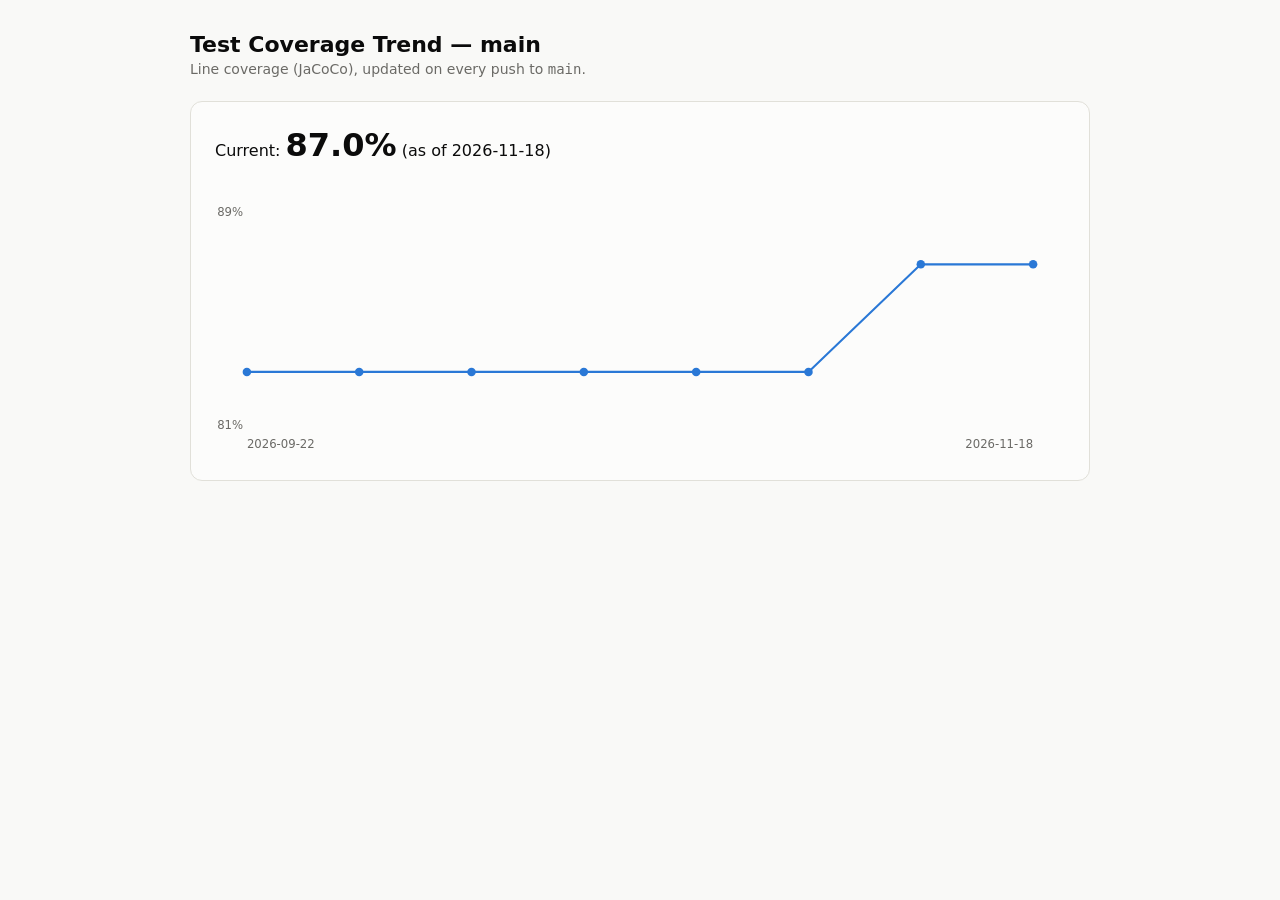
<file: index.html>
<!doctype html>
<html lang="en">
<head>
<meta charset="utf-8">
<meta name="viewport" content="width=device-width, initial-scale=1">
<title>Coverage Trend</title>
<style>
  body { font-family: system-ui, sans-serif; background: #f9f9f7; color: #0b0b0b; margin: 0; }
  .page { max-width: 900px; margin: 0 auto; padding: 32px 20px; }
  h1 { font-size: 22px; margin: 0 0 4px; }
  .sub { color: #6b6a66; font-size: 14px; margin: 0 0 24px; }
  .card { background: #fcfcfb; border: 1px solid #e1e0d9; border-radius: 12px; padding: 24px; }
  .current { font-size: 16px; margin: 0 0 16px; }
  .current strong { font-size: 32px; }
  svg { width: 100%; height: auto; display: block; }
  .line { fill: none; stroke: #2a78d6; stroke-width: 2; }
  .dot { fill: #2a78d6; }
  .axis { fill: #6b6a66; font-size: 11px; }
</style>
</head>
<body>
<div class="page">
  <h1>Test Coverage Trend &mdash; main</h1>
  <p class="sub">Line coverage (JaCoCo), updated on every push to <code>main</code>.</p>
  <div class="card" id="content">Loading&hellip;</div>
</div>

<script>
(function () {
//errors fail loudly not silently
  "use strict";

  function pct(v) { return v.toFixed(1) + "%"; }

  fetch("coverage-history.csv", { cache: "no-store" })
    .then(function (r) { return r.text(); })
    .then(function (text) {
      var rows = text.trim().split("\n").slice(1).map(function (line) {
        var p = line.split(",");
        return { date: p[0], commit: p[1], coverage: parseFloat(p[2]) };
      });

      var content = document.getElementById("content");
      content.textContent = "";

      if (rows.length === 0) {
        content.textContent = "No coverage history yet.";
        return;
      }

      var latest = rows[rows.length - 1];
      var current = document.createElement("p");
      current.className = "current";
      var strong = document.createElement("strong");
      strong.textContent = pct(latest.coverage);
      current.append("Current: ", strong, " (as of " + latest.date + ")");
      content.appendChild(current);

      if (rows.length < 2) return;

      var w = 800, h = 260, m = 30;
      var values = rows.map(function (r) { return r.coverage; });
      var lo = Math.min.apply(null, values), hi = Math.max.apply(null, values);
      var pad = Math.max((hi - lo) * 0.2, 2);
      lo = Math.max(lo - pad, 0);
      hi = Math.min(hi + pad, 100);

      function x(i) { return m + (i / (rows.length - 1)) * (w - 2 * m); }
      function y(v) { return h - m - ((v - lo) / (hi - lo)) * (h - 2 * m); }

      var svgNS = "http://www.w3.org/2000/svg";
      var svg = document.createElementNS(svgNS, "svg");
      svg.setAttribute("viewBox", "0 0 " + w + " " + h);

      var points = rows.map(function (r, i) { return x(i) + "," + y(r.coverage); }).join(" ");
      var polyline = document.createElementNS(svgNS, "polyline");
      polyline.setAttribute("class", "line");
      polyline.setAttribute("points", points);
      svg.appendChild(polyline);

      rows.forEach(function (r, i) {
        var dot = document.createElementNS(svgNS, "circle");
        dot.setAttribute("class", "dot");
        dot.setAttribute("cx", x(i));
        dot.setAttribute("cy", y(r.coverage));
        dot.setAttribute("r", 4);
        var title = document.createElementNS(svgNS, "title");
        title.textContent = r.date + " · " + r.commit + " · " + pct(r.coverage);
        dot.appendChild(title);
        svg.appendChild(dot);
      });

      [[hi, y(hi)], [lo, y(lo)]].forEach(function (t) {
        var label = document.createElementNS(svgNS, "text");
        label.setAttribute("class", "axis");
        label.setAttribute("x", 2);
        label.setAttribute("y", t[1] + 4);
        label.textContent = Math.round(t[0]) + "%";
        svg.appendChild(label);
      });

      [[rows[0].date, x(0), "start"], [latest.date, x(rows.length - 1), "end"]].forEach(function (t) {
        var label = document.createElementNS(svgNS, "text");
        label.setAttribute("class", "axis");
        label.setAttribute("x", t[1]);
        label.setAttribute("y", h - 8);
        label.setAttribute("text-anchor", t[2]);
        label.textContent = t[0];
        svg.appendChild(label);
      });

      content.appendChild(svg);
    })
    .catch(function () {
      document.getElementById("content").textContent = "No coverage history yet.";
    });
})();
</script>
</body>
</html>
</file>
